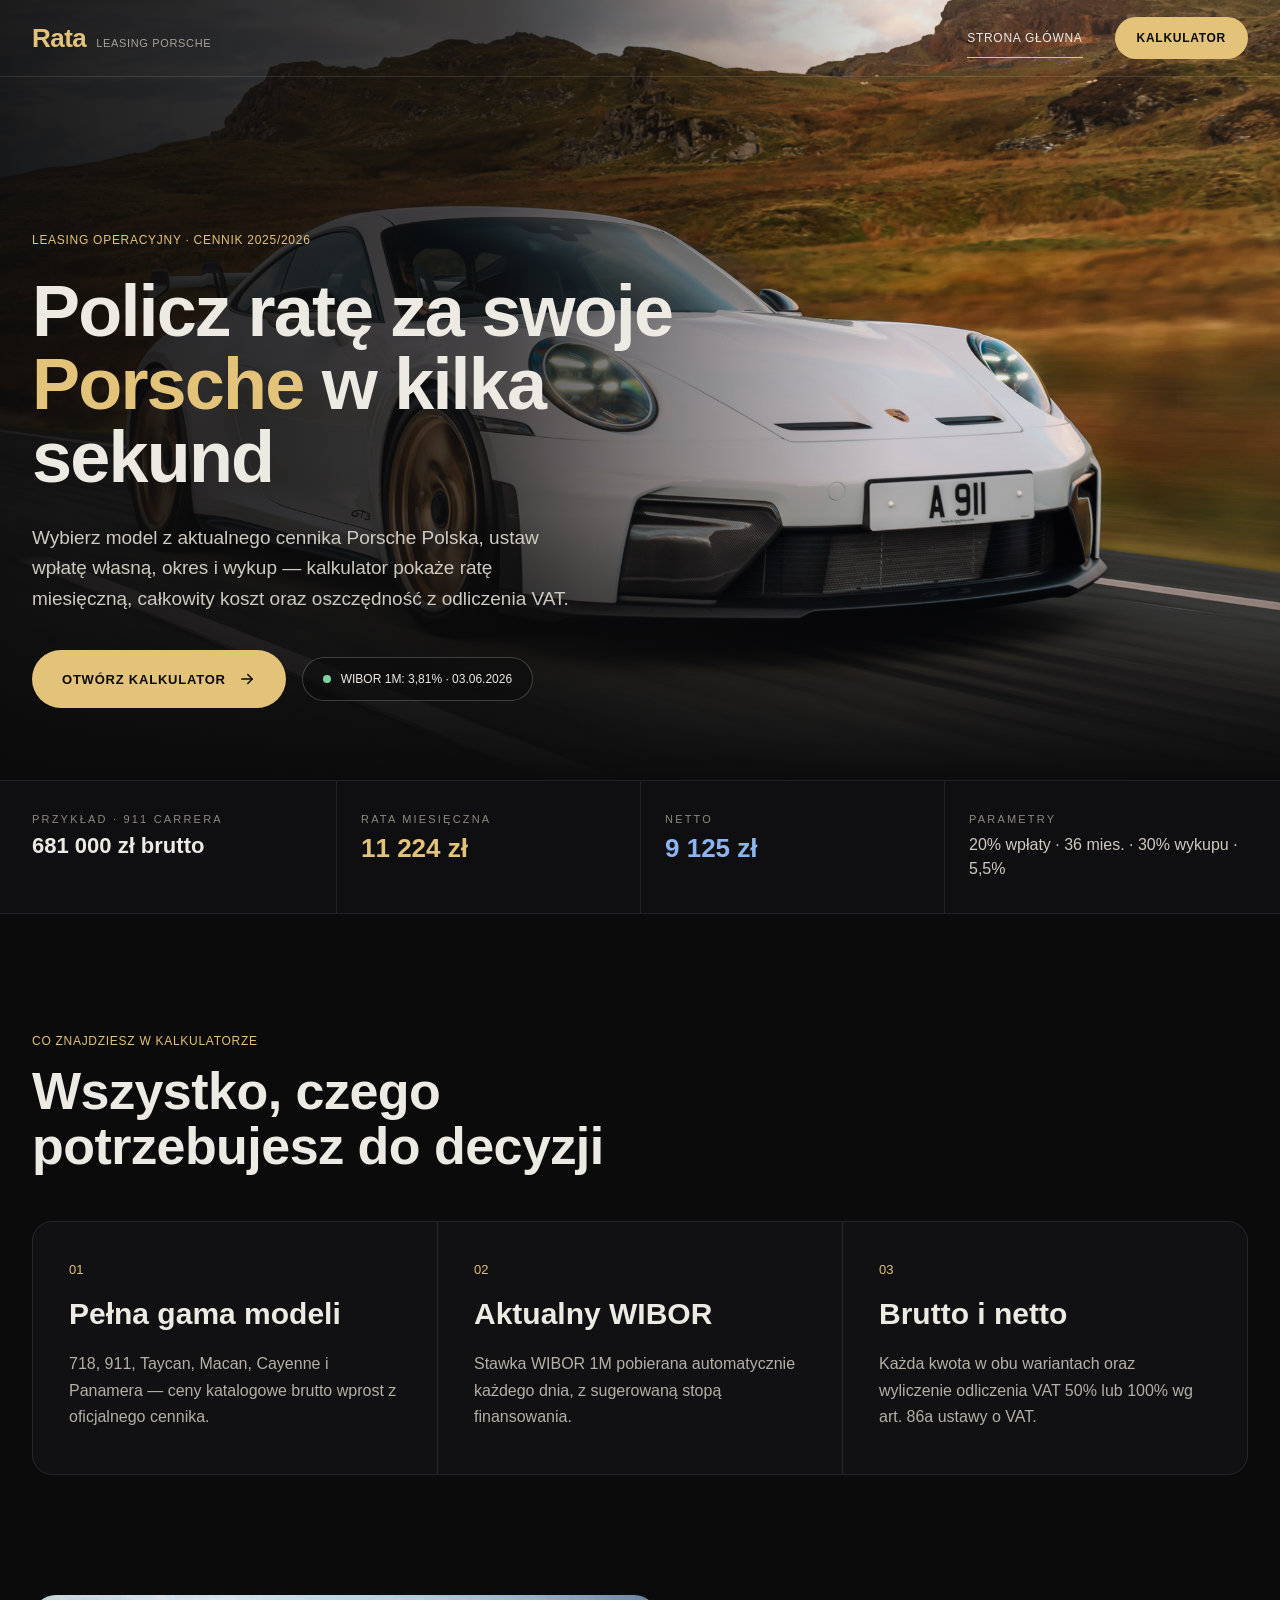
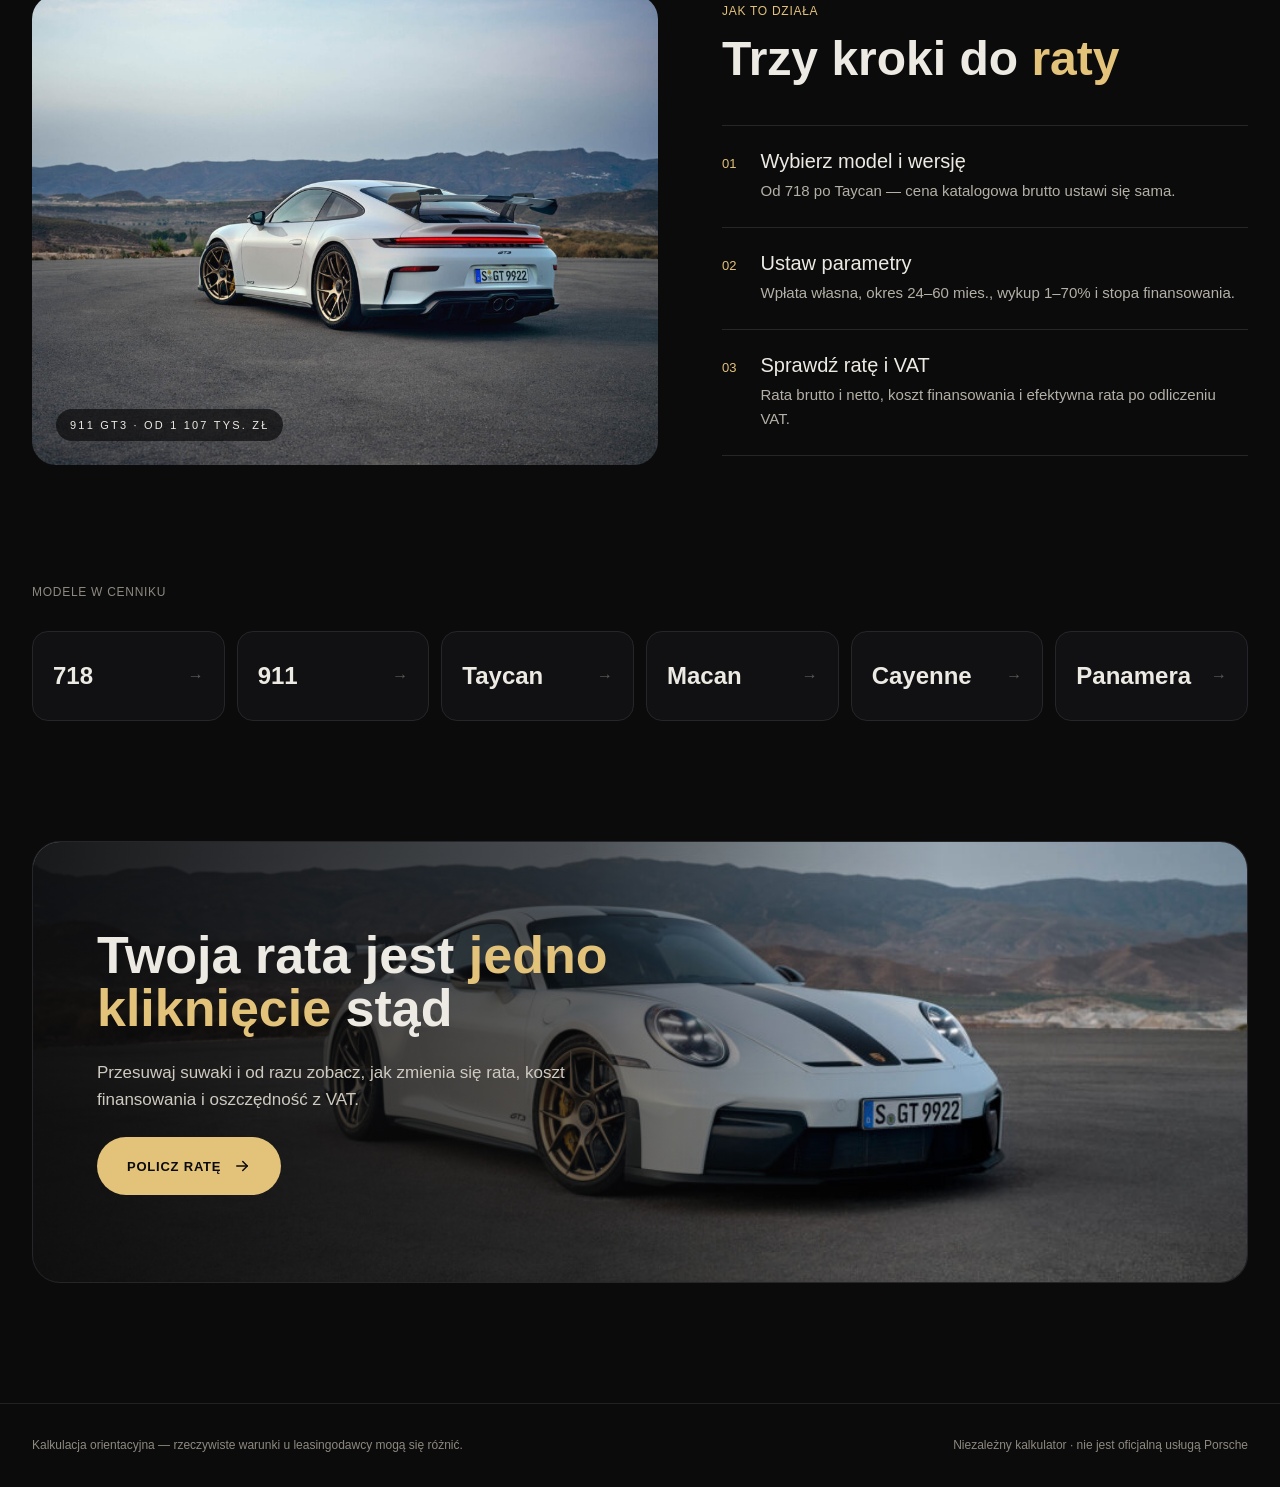
<file: index.html>
<!doctype html>
<html lang="pl">
<head>
<meta charset="utf-8">
<meta name="viewport" content="width=device-width, initial-scale=1">
<title>Kalkulator leasingu Porsche — policz ratę</title>
<meta name="description" content="Policz ratę leasingu operacyjnego Porsche: rata brutto i netto, koszt finansowania i odliczenie VAT.">
<style>
body{margin:0;background:#0B0B0C;-webkit-font-smoothing:antialiased;font-variant-numeric:tabular-nums}
a{color:#E3C27A}a:hover{color:#F1D79C}
.navlink{color:#A8A398;text-decoration:none}
.navlink:hover{color:#EDEAE3}
.btn-gold:hover{background:#F1D79C !important}
.btn-ghost:hover{border-color:#E3C27A !important;color:#E3C27A !important}
.family:hover{border-color:#E3C27A !important}
.family:hover .arrow{color:#E3C27A !important;transform:translateX(4px)}

@media (max-width:640px){header nav{height:auto !important;padding:14px 16px 6px !important;gap:4px !important} section{padding-left:16px !important;padding-right:16px !important} h1{font-size:48px !important} h2{font-size:36px !important} section[style*="height: 780px"]{height:640px !important}}
</style>
</head>
<body>
<div style="font-family: -apple-system, BlinkMacSystemFont, 'SF Pro Text', 'Helvetica Neue', Helvetica, sans-serif; color: #EDEAE3; background: #0B0B0C; min-height: 100vh; display: flex; flex-direction: column">

  <!-- NAV -->
  <header style="position: absolute; top: 0; left: 0; right: 0; z-index: 5; border-bottom: 1px solid rgba(237,234,227,0.12)">
    <nav style="max-width: 1280px; margin: 0 auto; padding: 0 32px; height: 76px; display: flex; align-items: center; justify-content: space-between; gap: 24px; flex-wrap: wrap">
      <a href="/" style="text-decoration: none; color: #EDEAE3; display: flex; align-items: baseline; gap: 10px">
        <span style="font-family: -apple-system, BlinkMacSystemFont, 'SF Pro Display', 'Helvetica Neue', Helvetica, sans-serif; font-weight: 700; letter-spacing: -0.02em; font-size: 26px; color: #E3C27A">Rata</span>
        <span style="font-family: -apple-system, BlinkMacSystemFont, 'SF Pro Text', 'Helvetica Neue', Helvetica, sans-serif; font-size: 11px; letter-spacing: 0.06em; text-transform: uppercase; color: #A8A398">Leasing Porsche</span>
      </a>
      <div style="display: flex; align-items: center; gap: 32px; flex-wrap: wrap">
        <a href="/" class="navlink" style="font-family: -apple-system, BlinkMacSystemFont, 'SF Pro Text', 'Helvetica Neue', Helvetica, sans-serif; font-size: 12px; letter-spacing: 0.06em; text-transform: uppercase; color: #EDEAE3; padding: 12px 0; border-bottom: 1px solid #E3C27A">Strona główna</a>
        <a href="/kalkulator" class="btn-gold" style="font-family: -apple-system, BlinkMacSystemFont, 'SF Pro Text', 'Helvetica Neue', Helvetica, sans-serif; font-size: 12px; letter-spacing: 0.06em; text-transform: uppercase; text-decoration: none; color: #0B0B0C; background: #E3C27A; padding: 14px 22px; border-radius: 999px; font-weight: 600">Kalkulator</a>
      </div>
    </nav>
  </header>

  <!-- HERO -->
  <section style="position: relative; height: 780px; overflow: hidden; display: flex; align-items: flex-end">
    <img src="img/gt3-road.jpg" alt="Białe Porsche 911 GT3 w ruchu na górskiej drodze" style="position: absolute; inset: 0; width: 100%; height: 100%; object-fit: cover; object-position: 62% 50%">
    <div style="position: absolute; inset: 0; background: linear-gradient(90deg, rgba(11,11,12,0.92) 0%, rgba(11,11,12,0.72) 38%, rgba(11,11,12,0.08) 70%), linear-gradient(0deg, #0B0B0C 0%, rgba(11,11,12,0) 34%)"></div>
    <div style="position: relative; width: 100%; max-width: 1280px; margin: 0 auto; padding: 0 32px 72px; box-sizing: border-box; display: flex; flex-direction: column; gap: 28px">
      <div style="font-family: -apple-system, BlinkMacSystemFont, 'SF Pro Text', 'Helvetica Neue', Helvetica, sans-serif; font-size: 12px; letter-spacing: 0.06em; text-transform: uppercase; color: #E3C27A">Leasing operacyjny · Cennik 2025/2026</div>
      <h1 style="margin: 0; font-family: -apple-system, BlinkMacSystemFont, 'SF Pro Display', 'Helvetica Neue', Helvetica, sans-serif; font-weight: 600; font-size: 72px; line-height: 1.02; letter-spacing: -0.025em; max-width: 680px">Policz ratę za swoje <span style="color: #E3C27A">Porsche</span> w kilka sekund</h1>
      <p style="margin: 0; font-size: 19px; line-height: 1.6; font-weight: 400; color: #CFCAC0; max-width: 560px">Wybierz model z aktualnego cennika Porsche Polska, ustaw wpłatę własną, okres i wykup — kalkulator pokaże ratę miesięczną, całkowity koszt oraz oszczędność z odliczenia VAT.</p>
      <div style="display: flex; align-items: center; gap: 16px; flex-wrap: wrap; margin-top: 8px">
        <a href="/kalkulator" class="btn-gold" style="display: inline-flex; align-items: center; gap: 12px; font-family: -apple-system, BlinkMacSystemFont, 'SF Pro Text', 'Helvetica Neue', Helvetica, sans-serif; font-size: 13px; letter-spacing: 0.06em; text-transform: uppercase; text-decoration: none; color: #0B0B0C; background: #E3C27A; padding: 20px 30px; border-radius: 999px; font-weight: 600">Otwórz kalkulator
          <svg width="18" height="18" viewBox="0 0 24 24" fill="none" stroke="currentColor" stroke-width="2" stroke-linecap="round" stroke-linejoin="round" aria-hidden="true"><path d="M5 12h14"></path><path d="M13 6l6 6-6 6"></path></svg>
        </a>
        <div style="display: inline-flex; align-items: center; gap: 10px; font-family: -apple-system, BlinkMacSystemFont, 'SF Pro Text', 'Helvetica Neue', Helvetica, sans-serif; font-size: 12px; color: #EDEAE3; padding: 14px 20px; border-radius: 999px; border: 1px solid rgba(237,234,227,0.22); background: rgba(11,11,12,0.55)">
          <span style="width: 8px; height: 8px; border-radius: 50%; background: #7FD1A0"></span>
          WIBOR 1M: 3,81% · 03.06.2026
        </div>
      </div>
    </div>
  </section>

  <!-- EXAMPLE STRIP -->
  <section style="border-top: 1px solid #222226; border-bottom: 1px solid #222226; background: #0F0F11">
    <div style="max-width: 1280px; margin: 0 auto; padding: 0 32px; display: grid; grid-template-columns: repeat(auto-fit, minmax(220px, 1fr))">
      <div style="padding: 32px 24px 32px 0; display: flex; flex-direction: column; gap: 8px">
        <div style="font-family: -apple-system, BlinkMacSystemFont, 'SF Pro Text', 'Helvetica Neue', Helvetica, sans-serif; font-size: 11px; letter-spacing: 0.2em; text-transform: uppercase; color: #8E897F">Przykład · 911 Carrera</div>
        <div style="font-family: -apple-system, BlinkMacSystemFont, 'SF Pro Display', 'Helvetica Neue', Helvetica, sans-serif; font-weight: 600; font-size: 22px">681 000 zł brutto</div>
      </div>
      <div style="padding: 32px 24px; border-left: 1px solid #222226; display: flex; flex-direction: column; gap: 8px">
        <div style="font-family: -apple-system, BlinkMacSystemFont, 'SF Pro Text', 'Helvetica Neue', Helvetica, sans-serif; font-size: 11px; letter-spacing: 0.2em; text-transform: uppercase; color: #8E897F">Rata miesięczna</div>
        <div style="font-family: -apple-system, BlinkMacSystemFont, 'SF Pro Text', 'Helvetica Neue', Helvetica, sans-serif; font-size: 26px; font-weight: 600; color: #E3C27A">11 224 zł</div>
      </div>
      <div style="padding: 32px 24px; border-left: 1px solid #222226; display: flex; flex-direction: column; gap: 8px">
        <div style="font-family: -apple-system, BlinkMacSystemFont, 'SF Pro Text', 'Helvetica Neue', Helvetica, sans-serif; font-size: 11px; letter-spacing: 0.2em; text-transform: uppercase; color: #8E897F">Netto</div>
        <div style="font-family: -apple-system, BlinkMacSystemFont, 'SF Pro Text', 'Helvetica Neue', Helvetica, sans-serif; font-size: 26px; font-weight: 600; color: #8CB4F0">9 125 zł</div>
      </div>
      <div style="padding: 32px 0 32px 24px; border-left: 1px solid #222226; display: flex; flex-direction: column; gap: 8px">
        <div style="font-family: -apple-system, BlinkMacSystemFont, 'SF Pro Text', 'Helvetica Neue', Helvetica, sans-serif; font-size: 11px; letter-spacing: 0.2em; text-transform: uppercase; color: #8E897F">Parametry</div>
        <div style="font-size: 16px; color: #CFCAC0; line-height: 1.5">20% wpłaty · 36 mies. · 30% wykupu · 5,5%</div>
      </div>
    </div>
  </section>

  <!-- FEATURES -->
  <section style="max-width: 1280px; width: 100%; margin: 0 auto; padding: 120px 32px 40px; box-sizing: border-box; display: flex; flex-direction: column; gap: 48px">
    <div style="display: flex; justify-content: space-between; align-items: flex-end; gap: 24px; flex-wrap: wrap">
      <div style="display: flex; flex-direction: column; gap: 16px">
        <div style="font-family: -apple-system, BlinkMacSystemFont, 'SF Pro Text', 'Helvetica Neue', Helvetica, sans-serif; font-size: 12px; letter-spacing: 0.06em; text-transform: uppercase; color: #E3C27A">Co znajdziesz w kalkulatorze</div>
        <h2 style="margin: 0; font-family: -apple-system, BlinkMacSystemFont, 'SF Pro Display', 'Helvetica Neue', Helvetica, sans-serif; font-weight: 600; font-size: 52px; line-height: 1.05; letter-spacing: -0.01em; max-width: 640px">Wszystko, czego potrzebujesz do decyzji</h2>
      </div>
    </div>
    <div style="display: grid; grid-template-columns: repeat(auto-fit, minmax(300px, 1fr)); gap: 1px; background: #26262A; border: 1px solid #26262A; border-radius: 20px; overflow: hidden">
      <div style="background: #111113; padding: 40px 36px 44px; display: flex; flex-direction: column; gap: 20px">
        <div style="font-family: -apple-system, BlinkMacSystemFont, 'SF Pro Text', 'Helvetica Neue', Helvetica, sans-serif; font-size: 13px; color: #E3C27A">01</div>
        <h3 style="margin: 0; font-family: -apple-system, BlinkMacSystemFont, 'SF Pro Display', 'Helvetica Neue', Helvetica, sans-serif; font-weight: 600; font-size: 30px">Pełna gama modeli</h3>
        <p style="margin: 0; font-size: 16px; line-height: 1.65; font-weight: 400; color: #B5B0A6">718, 911, Taycan, Macan, Cayenne i Panamera — ceny katalogowe brutto wprost z oficjalnego cennika.</p>
      </div>
      <div style="background: #111113; padding: 40px 36px 44px; display: flex; flex-direction: column; gap: 20px">
        <div style="font-family: -apple-system, BlinkMacSystemFont, 'SF Pro Text', 'Helvetica Neue', Helvetica, sans-serif; font-size: 13px; color: #E3C27A">02</div>
        <h3 style="margin: 0; font-family: -apple-system, BlinkMacSystemFont, 'SF Pro Display', 'Helvetica Neue', Helvetica, sans-serif; font-weight: 600; font-size: 30px">Aktualny WIBOR</h3>
        <p style="margin: 0; font-size: 16px; line-height: 1.65; font-weight: 400; color: #B5B0A6">Stawka WIBOR 1M pobierana automatycznie każdego dnia, z sugerowaną stopą finansowania.</p>
      </div>
      <div style="background: #111113; padding: 40px 36px 44px; display: flex; flex-direction: column; gap: 20px">
        <div style="font-family: -apple-system, BlinkMacSystemFont, 'SF Pro Text', 'Helvetica Neue', Helvetica, sans-serif; font-size: 13px; color: #E3C27A">03</div>
        <h3 style="margin: 0; font-family: -apple-system, BlinkMacSystemFont, 'SF Pro Display', 'Helvetica Neue', Helvetica, sans-serif; font-weight: 600; font-size: 30px">Brutto i netto</h3>
        <p style="margin: 0; font-size: 16px; line-height: 1.65; font-weight: 400; color: #B5B0A6">Każda kwota w obu wariantach oraz wyliczenie odliczenia VAT 50% lub 100% wg art. 86a ustawy o VAT.</p>
      </div>
    </div>
  </section>

  <!-- HOW IT WORKS / SPLIT -->
  <section style="max-width: 1280px; width: 100%; margin: 0 auto; padding: 80px 32px; box-sizing: border-box; display: flex; flex-wrap: wrap; gap: 64px; align-items: center">
    <div style="flex: 1 1 520px; min-width: 0; position: relative; border-radius: 24px; overflow: hidden; aspect-ratio: 4 / 3">
      <img src="img/gt3-rear.jpg" alt="Porsche 911 GT3 z tyłu, na tle gór" style="width: 100%; height: 100%; object-fit: cover; display: block">
      <div style="position: absolute; left: 24px; bottom: 24px; font-family: -apple-system, BlinkMacSystemFont, 'SF Pro Text', 'Helvetica Neue', Helvetica, sans-serif; font-size: 11px; letter-spacing: 0.2em; text-transform: uppercase; color: #EDEAE3; background: rgba(11,11,12,0.7); padding: 10px 14px; border-radius: 999px">911 GT3 · od 1 107 tys. zł</div>
    </div>
    <div style="flex: 1 1 420px; min-width: 0; display: flex; flex-direction: column; gap: 40px">
      <div style="display: flex; flex-direction: column; gap: 16px">
        <div style="font-family: -apple-system, BlinkMacSystemFont, 'SF Pro Text', 'Helvetica Neue', Helvetica, sans-serif; font-size: 12px; letter-spacing: 0.06em; text-transform: uppercase; color: #E3C27A">Jak to działa</div>
        <h2 style="margin: 0; font-family: -apple-system, BlinkMacSystemFont, 'SF Pro Display', 'Helvetica Neue', Helvetica, sans-serif; font-weight: 600; font-size: 48px; line-height: 1.05">Trzy kroki do <span style="color: #E3C27A">raty</span></h2>
      </div>
      <ol style="list-style: none; margin: 0; padding: 0; display: flex; flex-direction: column">
        <li style="display: flex; gap: 24px; padding: 24px 0; border-top: 1px solid #26262A">
          <span style="font-family: -apple-system, BlinkMacSystemFont, 'SF Pro Text', 'Helvetica Neue', Helvetica, sans-serif; font-size: 13px; color: #E3C27A; padding-top: 6px">01</span>
          <div style="display: flex; flex-direction: column; gap: 6px">
            <div style="font-size: 20px; font-weight: 500">Wybierz model i wersję</div>
            <div style="font-size: 15px; line-height: 1.6; font-weight: 400; color: #B5B0A6">Od 718 po Taycan — cena katalogowa brutto ustawi się sama.</div>
          </div>
        </li>
        <li style="display: flex; gap: 24px; padding: 24px 0; border-top: 1px solid #26262A">
          <span style="font-family: -apple-system, BlinkMacSystemFont, 'SF Pro Text', 'Helvetica Neue', Helvetica, sans-serif; font-size: 13px; color: #E3C27A; padding-top: 6px">02</span>
          <div style="display: flex; flex-direction: column; gap: 6px">
            <div style="font-size: 20px; font-weight: 500">Ustaw parametry</div>
            <div style="font-size: 15px; line-height: 1.6; font-weight: 400; color: #B5B0A6">Wpłata własna, okres 24–60 mies., wykup 1–70% i stopa finansowania.</div>
          </div>
        </li>
        <li style="display: flex; gap: 24px; padding: 24px 0; border-top: 1px solid #26262A; border-bottom: 1px solid #26262A">
          <span style="font-family: -apple-system, BlinkMacSystemFont, 'SF Pro Text', 'Helvetica Neue', Helvetica, sans-serif; font-size: 13px; color: #E3C27A; padding-top: 6px">03</span>
          <div style="display: flex; flex-direction: column; gap: 6px">
            <div style="font-size: 20px; font-weight: 500">Sprawdź ratę i VAT</div>
            <div style="font-size: 15px; line-height: 1.6; font-weight: 400; color: #B5B0A6">Rata brutto i netto, koszt finansowania i efektywna rata po odliczeniu VAT.</div>
          </div>
        </li>
      </ol>
    </div>
  </section>

  <!-- MODEL FAMILIES -->
  <section style="max-width: 1280px; width: 100%; margin: 0 auto; padding: 40px 32px 120px; box-sizing: border-box; display: flex; flex-direction: column; gap: 32px">
    <div style="font-family: -apple-system, BlinkMacSystemFont, 'SF Pro Text', 'Helvetica Neue', Helvetica, sans-serif; font-size: 12px; letter-spacing: 0.06em; text-transform: uppercase; color: #8E897F">Modele w cenniku</div>
    <div style="display: grid; grid-template-columns: repeat(auto-fill, minmax(170px, 1fr)); gap: 12px">
      <a href="/kalkulator" class="family" style="text-decoration: none; color: #EDEAE3; border: 1px solid #26262A; border-radius: 16px; padding: 22px 20px; min-height: 44px; display: flex; justify-content: space-between; align-items: center; background: #111113"><span style="font-family: -apple-system, BlinkMacSystemFont, 'SF Pro Display', 'Helvetica Neue', Helvetica, sans-serif; font-weight: 600; font-size: 24px">718</span><span class="arrow" style="color: #5E5A53; transition: transform .2s">→</span></a>
      <a href="/kalkulator" class="family" style="text-decoration: none; color: #EDEAE3; border: 1px solid #26262A; border-radius: 16px; padding: 22px 20px; min-height: 44px; display: flex; justify-content: space-between; align-items: center; background: #111113"><span style="font-family: -apple-system, BlinkMacSystemFont, 'SF Pro Display', 'Helvetica Neue', Helvetica, sans-serif; font-weight: 600; font-size: 24px">911</span><span class="arrow" style="color: #5E5A53; transition: transform .2s">→</span></a>
      <a href="/kalkulator" class="family" style="text-decoration: none; color: #EDEAE3; border: 1px solid #26262A; border-radius: 16px; padding: 22px 20px; min-height: 44px; display: flex; justify-content: space-between; align-items: center; background: #111113"><span style="font-family: -apple-system, BlinkMacSystemFont, 'SF Pro Display', 'Helvetica Neue', Helvetica, sans-serif; font-weight: 600; font-size: 24px">Taycan</span><span class="arrow" style="color: #5E5A53; transition: transform .2s">→</span></a>
      <a href="/kalkulator" class="family" style="text-decoration: none; color: #EDEAE3; border: 1px solid #26262A; border-radius: 16px; padding: 22px 20px; min-height: 44px; display: flex; justify-content: space-between; align-items: center; background: #111113"><span style="font-family: -apple-system, BlinkMacSystemFont, 'SF Pro Display', 'Helvetica Neue', Helvetica, sans-serif; font-weight: 600; font-size: 24px">Macan</span><span class="arrow" style="color: #5E5A53; transition: transform .2s">→</span></a>
      <a href="/kalkulator" class="family" style="text-decoration: none; color: #EDEAE3; border: 1px solid #26262A; border-radius: 16px; padding: 22px 20px; min-height: 44px; display: flex; justify-content: space-between; align-items: center; background: #111113"><span style="font-family: -apple-system, BlinkMacSystemFont, 'SF Pro Display', 'Helvetica Neue', Helvetica, sans-serif; font-weight: 600; font-size: 24px">Cayenne</span><span class="arrow" style="color: #5E5A53; transition: transform .2s">→</span></a>
      <a href="/kalkulator" class="family" style="text-decoration: none; color: #EDEAE3; border: 1px solid #26262A; border-radius: 16px; padding: 22px 20px; min-height: 44px; display: flex; justify-content: space-between; align-items: center; background: #111113"><span style="font-family: -apple-system, BlinkMacSystemFont, 'SF Pro Display', 'Helvetica Neue', Helvetica, sans-serif; font-weight: 600; font-size: 24px">Panamera</span><span class="arrow" style="color: #5E5A53; transition: transform .2s">→</span></a>
    </div>
  </section>

  <!-- CTA BAND -->
  <section style="max-width: 1280px; width: 100%; margin: 0 auto; padding: 0 32px 120px; box-sizing: border-box">
    <div style="position: relative; border-radius: 28px; overflow: hidden; min-height: 440px; display: flex; align-items: center; border: 1px solid #26262A">
      <img src="img/gt3-front.jpg" alt="Porsche 911 GT3 z przodu, o zmierzchu" style="position: absolute; inset: 0; width: 100%; height: 100%; object-fit: cover; object-position: 50% 60%">
      <div style="position: absolute; inset: 0; background: linear-gradient(90deg, rgba(11,11,12,0.9) 0%, rgba(11,11,12,0.6) 45%, rgba(11,11,12,0) 75%)"></div>
      <div style="position: relative; padding: 64px; display: flex; flex-direction: column; gap: 24px; max-width: 560px">
        <h2 style="margin: 0; font-family: -apple-system, BlinkMacSystemFont, 'SF Pro Display', 'Helvetica Neue', Helvetica, sans-serif; font-weight: 600; font-size: 52px; line-height: 1.02">Twoja rata jest <span style="color: #E3C27A">jedno kliknięcie</span> stąd</h2>
        <p style="margin: 0; font-size: 17px; line-height: 1.6; font-weight: 400; color: #CFCAC0">Przesuwaj suwaki i od razu zobacz, jak zmienia się rata, koszt finansowania i oszczędność z VAT.</p>
        <div><a href="/kalkulator" class="btn-gold" style="display: inline-flex; align-items: center; gap: 12px; font-family: -apple-system, BlinkMacSystemFont, 'SF Pro Text', 'Helvetica Neue', Helvetica, sans-serif; font-size: 13px; letter-spacing: 0.06em; text-transform: uppercase; text-decoration: none; color: #0B0B0C; background: #E3C27A; padding: 20px 30px; border-radius: 999px; font-weight: 600">Policz ratę
          <svg width="18" height="18" viewBox="0 0 24 24" fill="none" stroke="currentColor" stroke-width="2" stroke-linecap="round" stroke-linejoin="round" aria-hidden="true"><path d="M5 12h14"></path><path d="M13 6l6 6-6 6"></path></svg>
        </a></div>
      </div>
    </div>
  </section>

  <!-- FOOTER -->
  <footer style="border-top: 1px solid #222226; margin-top: auto">
    <div style="max-width: 1280px; margin: 0 auto; padding: 32px; display: flex; justify-content: space-between; gap: 16px; flex-wrap: wrap; font-family: -apple-system, BlinkMacSystemFont, 'SF Pro Text', 'Helvetica Neue', Helvetica, sans-serif; font-size: 12px; line-height: 1.6; color: #8E897F">
      <span>Kalkulacja orientacyjna — rzeczywiste warunki u leasingodawcy mogą się różnić.</span>
      <span>Niezależny kalkulator · nie jest oficjalną usługą Porsche</span>
    </div>
  </footer>
</div>
</body>
</html>
</file>
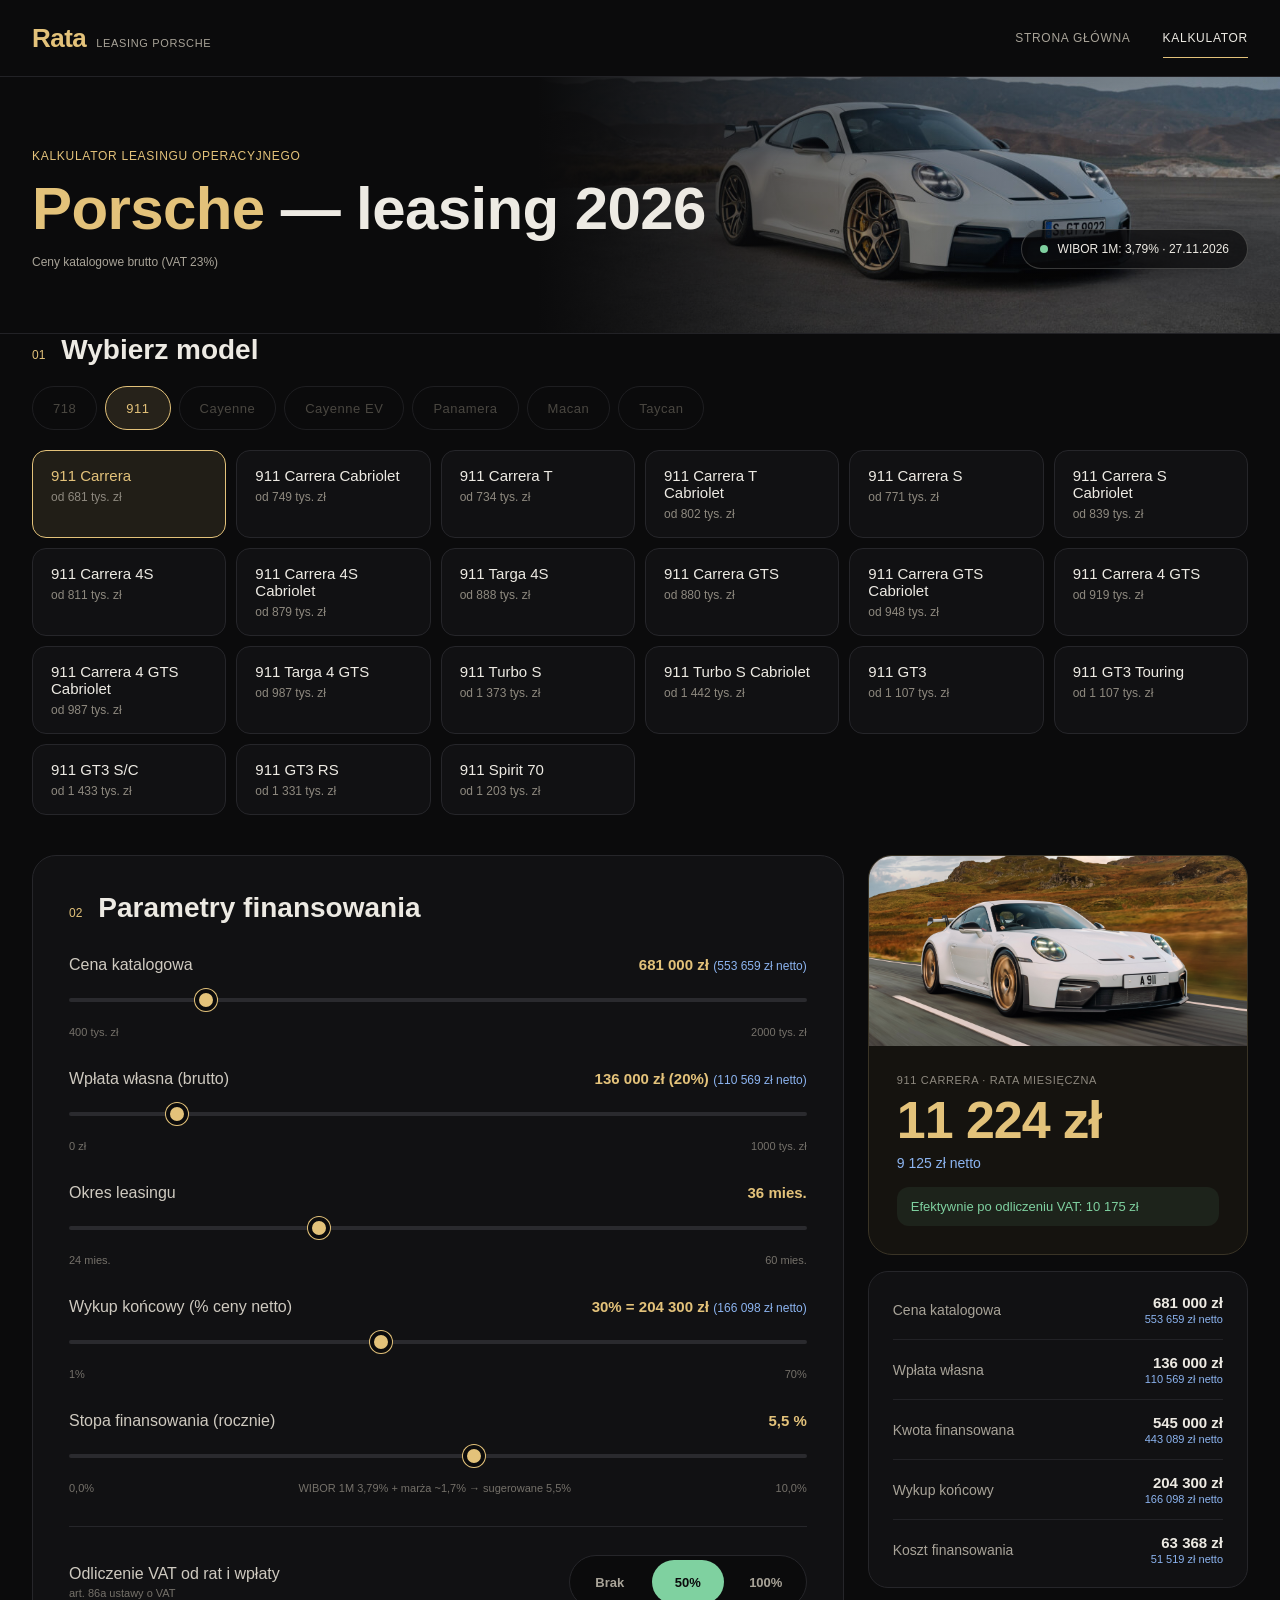
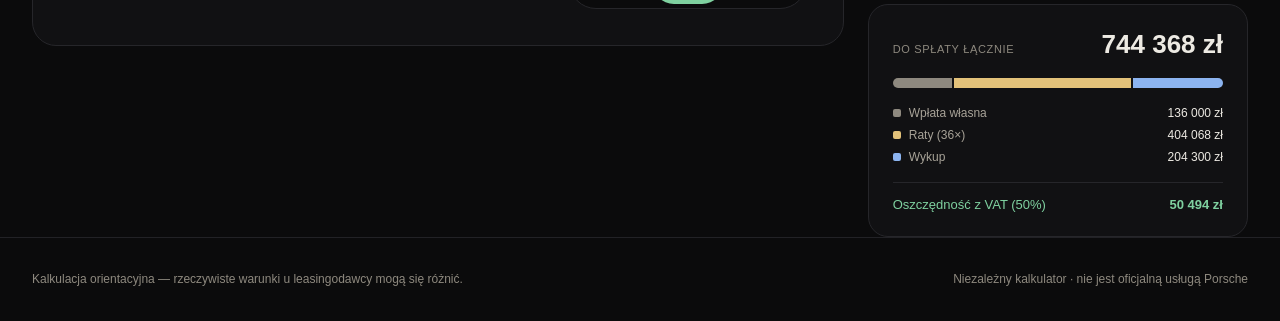
<file: kalkulator.html>
<!doctype html>
<html lang="pl">
<head>
<meta charset="utf-8">
<meta name="viewport" content="width=device-width, initial-scale=1">
<title>Kalkulator leasingu Porsche 2026</title>
<meta name="description" content="Kalkulator leasingu operacyjnego Porsche — rata brutto i netto, wykup, koszt finansowania i odliczenie VAT.">
<style>
:root{--bg:#0B0B0C;--card:#111113;--line:#26262A;--line2:#222226;--text:#EDEAE3;--muted:#A8A398;--dim:#8E897F;--faint:#75716A;--gold:#E3C27A;--gold2:#F1D79C;--blue:#8CB4F0;--green:#7FD1A0;
  --display:-apple-system,BlinkMacSystemFont,'SF Pro Display','Helvetica Neue',Helvetica,sans-serif;--sans:-apple-system,BlinkMacSystemFont,'SF Pro Text','Helvetica Neue',Helvetica,sans-serif}
*{box-sizing:border-box}
body{margin:0;background:var(--bg);color:var(--text);font-family:var(--sans);-webkit-font-smoothing:antialiased;font-variant-numeric:tabular-nums}
a{color:var(--gold)}a:hover{color:var(--gold2)}
.wrap{max-width:1280px;margin:0 auto;padding:0 32px}
.eyebrow{font-size:12px;letter-spacing:.06em;text-transform:uppercase;color:var(--gold)}
.small{font-size:11px;letter-spacing:.06em;text-transform:uppercase;color:var(--dim)}
header{border-bottom:1px solid var(--line2)}
nav{height:76px;display:flex;align-items:center;justify-content:space-between;gap:24px;flex-wrap:wrap}
.logo{text-decoration:none;color:var(--text);display:flex;align-items:baseline;gap:10px}
.logo b{font-family:var(--display);font-weight:700;letter-spacing:-.02em;font-size:26px;color:var(--gold)}
.logo span{font-size:11px;letter-spacing:.06em;text-transform:uppercase;color:var(--muted)}
.navlinks{display:flex;gap:32px;flex-wrap:wrap}
.navlink{font-size:12px;letter-spacing:.06em;text-transform:uppercase;padding:12px 0;color:var(--muted);text-decoration:none}
.navlink:hover,.navlink.on{color:var(--text)}.navlink.on{border-bottom:1px solid var(--gold)}
.head{position:relative;overflow:hidden;border-bottom:1px solid var(--line2)}
.head img{position:absolute;right:0;top:0;height:100%;width:58%;object-fit:cover;object-position:55% 62%}
.head::after{content:"";position:absolute;inset:0;background:linear-gradient(90deg,#0B0B0C 0%,#0B0B0C 42%,rgba(11,11,12,.55) 62%,rgba(11,11,12,.1) 100%)}
.head .wrap{position:relative;z-index:1;padding-top:72px;padding-bottom:64px;display:flex;justify-content:space-between;align-items:flex-end;gap:24px;flex-wrap:wrap}
h1{margin:16px 0;font-family:var(--display);font-weight:600;font-size:60px;line-height:1;letter-spacing:-.01em}
h2{margin:0;font-family:var(--display);font-weight:600;font-size:28px}
.pill{display:inline-flex;align-items:center;gap:10px;font-size:12px;padding:12px 18px;border-radius:999px;border:1px solid rgba(237,234,227,.22);background:rgba(11,11,12,.7)}
.dot{width:8px;height:8px;border-radius:50%;background:var(--green)}
main{padding-top:56px;padding-bottom:96px;display:flex;flex-direction:column;gap:40px}
.step{display:flex;align-items:baseline;gap:16px}.step span{font-size:12px;color:var(--gold)}
.tabs{display:flex;gap:8px;flex-wrap:wrap;margin:20px 0}
.tab{font:13px var(--sans);letter-spacing:.04em;min-height:44px;padding:0 20px;border-radius:999px;cursor:pointer;border:1px solid #2A2A2E;background:transparent;color:var(--muted)}
.tab[aria-selected=true]{border-color:var(--gold);background:rgba(227,194,122,.12);color:var(--gold)}
.variants{display:grid;grid-template-columns:repeat(auto-fill,minmax(190px,1fr));gap:10px}
.variant{text-align:left;cursor:pointer;padding:16px 18px;border-radius:14px;border:1px solid var(--line);background:var(--card);display:flex;flex-direction:column;gap:6px;font-family:var(--sans);color:var(--text)}
.variant b{font-size:15px;font-weight:500}.variant span{font-size:12px;color:var(--dim)}
.variant[aria-pressed=true]{border-color:var(--gold);background:rgba(227,194,122,.10)}.variant[aria-pressed=true] b{color:var(--gold)}
.tab:not(:disabled):hover,.variant:hover{border-color:var(--dim)}
.tab:disabled{cursor:not-allowed;color:#4A4741;border-color:#1E1E21;background:transparent}
.empty{border:1px dashed #3A3A3F;border-radius:14px;padding:28px;font-size:15px;color:var(--muted)}
.cols{display:flex;flex-wrap:wrap;gap:24px;align-items:flex-start}
.params{flex:999 1 560px;min-width:0;background:var(--card);border:1px solid var(--line);border-radius:24px;padding:36px;display:flex;flex-direction:column;gap:32px}
.field{display:flex;flex-direction:column;gap:10px}
.row{display:flex;justify-content:space-between;align-items:baseline;gap:12px;flex-wrap:wrap}
.row label{font-size:16px;color:#CFCAC0}
.v{font-size:15px;color:var(--gold);font-weight:600}.n{font-size:12px;color:var(--blue)}
.range{display:flex;justify-content:space-between;gap:12px;font-size:11px;color:var(--faint)}
input[type=range]{-webkit-appearance:none;appearance:none;width:100%;height:32px;background:transparent;margin:0;cursor:pointer}
input[type=range]::-webkit-slider-runnable-track{height:4px;border-radius:4px;background:#2A2A2E}
input[type=range]::-moz-range-track{height:4px;border-radius:4px;background:#2A2A2E}
input[type=range]::-webkit-slider-thumb{-webkit-appearance:none;width:22px;height:22px;border-radius:50%;background:var(--gold);border:4px solid var(--bg);box-shadow:0 0 0 1px var(--gold);margin-top:-9px}
input[type=range]::-moz-range-thumb{width:14px;height:14px;border-radius:50%;background:var(--gold);border:4px solid var(--bg);box-shadow:0 0 0 1px var(--gold)}
input[type=range]:focus-visible{outline:2px solid var(--gold);outline-offset:4px;border-radius:4px}
.vat{border-top:1px solid var(--line);padding-top:28px;display:flex;justify-content:space-between;align-items:center;gap:16px;flex-wrap:wrap}
.seg{display:flex;gap:6px;padding:4px;border:1px solid var(--line);border-radius:999px;background:var(--bg)}
.seg button{font:600 13px var(--sans);min-width:72px;min-height:44px;padding:0 16px;border-radius:999px;border:0;cursor:pointer;background:transparent;color:var(--muted)}
.seg button[aria-checked=true]{background:var(--green);color:var(--bg)}
aside{flex:1 1 380px;min-width:0;display:flex;flex-direction:column;gap:16px}
.hero{border-radius:24px;overflow:hidden;border:1px solid #3A3426;background:#15130F}
.hero img{width:100%;height:190px;object-fit:cover;object-position:60% 55%;display:block}
.hero div.in{padding:28px;display:flex;flex-direction:column;gap:6px}
.big{font-family:var(--display);font-size:52px;font-weight:600;color:var(--gold);letter-spacing:-.02em;line-height:1.1}
.eff{margin-top:10px;padding:12px 14px;border-radius:12px;background:rgba(127,209,160,.08);font-size:13px;color:var(--green)}
.box{background:var(--card);border:1px solid var(--line);border-radius:20px}
.rows{padding:8px 24px}
.r{display:flex;justify-content:space-between;align-items:center;gap:12px;padding:14px 0;border-bottom:1px solid var(--line2)}.r:last-child{border-bottom:0}
.r>span:first-child{font-size:14px;color:var(--muted)}
.r .amt{display:flex;flex-direction:column;align-items:flex-end;gap:2px}.r .amt b{font-size:15px}.r .amt i{font-style:normal;font-size:11px;color:var(--blue)}
.tot{padding:24px;display:flex;flex-direction:column;gap:18px}
.bar{display:flex;height:10px;border-radius:999px;overflow:hidden;gap:2px}
.legend{display:flex;flex-direction:column;gap:8px;font-size:12px}
.legend div{display:flex;justify-content:space-between}.legend span{display:flex;align-items:center;gap:8px;color:var(--muted)}
.sw{width:8px;height:8px;border-radius:2px}
.save{border-top:1px solid var(--line);padding-top:14px;display:flex;justify-content:space-between;gap:12px;font-size:13px;color:var(--green)}
footer{border-top:1px solid var(--line2)}
footer .wrap{padding-top:32px;padding-bottom:32px;display:flex;justify-content:space-between;gap:16px;flex-wrap:wrap;font-size:12px;line-height:1.6;color:var(--dim)}
@media (max-width:640px){nav{height:auto;padding-top:14px;padding-bottom:6px;gap:4px}.variants{grid-template-columns:repeat(2,minmax(0,1fr))}.wrap{padding:0 16px}h1{font-size:40px}.params{padding:24px}.big{font-size:42px}.head img{width:100%;opacity:.35}}
</style>
</head>
<body>
<header><nav class="wrap">
  <a href="/" class="logo"><b>Rata</b><span>Leasing Porsche</span></a>
  <div class="navlinks"><a href="/" class="navlink">Strona główna</a><a href="/kalkulator" class="navlink on">Kalkulator</a></div>
</nav></header>

<section class="head">
  <img src="img/gt3-front.jpg" alt="">
  <div class="wrap">
    <div>
      <div class="eyebrow">Kalkulator leasingu operacyjnego</div>
      <h1><span style="color:var(--gold)">Porsche</span> — leasing 2026</h1>
      <div style="font-size:12px;color:var(--muted)">Ceny katalogowe brutto (VAT 23%)</div>
    </div>
    <div class="pill"><span class="dot"></span><span id="wibor">WIBOR 1M: 3,81% · 03.06.2026</span></div>
  </div>
</section>

<main class="wrap">
  <section>
    <div class="step"><span>01</span><h2>Wybierz model</h2></div>
    <div class="tabs" role="tablist" aria-label="Rodzina modeli" id="tabs"></div>
    <div class="variants" id="variants"></div>
    <div class="empty" id="empty" hidden></div>
  </section>

  <section class="cols">
    <div class="params">
      <div class="step"><span>02</span><h2>Parametry finansowania</h2></div>
      <div class="field">
        <div class="row"><label for="price">Cena katalogowa</label><div><span class="v"><span id="o-price"></span> zł</span> <span class="n">(<span id="o-priceNet"></span> zł netto)</span></div></div>
        <input id="price" type="range" min="400000" max="2000000" step="1000">
        <div class="range"><span>400 tys. zł</span><span>2000 tys. zł</span></div>
      </div>
      <div class="field">
        <div class="row"><label for="down">Wpłata własna (brutto)</label><div><span class="v"><span id="o-down"></span> zł (<span id="o-downPct"></span>%)</span> <span class="n">(<span id="o-downNet"></span> zł netto)</span></div></div>
        <input id="down" type="range" min="0" max="1000000" step="1000">
        <div class="range"><span>0 zł</span><span>1000 tys. zł</span></div>
      </div>
      <div class="field">
        <div class="row"><label for="term">Okres leasingu</label><span class="v"><span id="o-term"></span> mies.</span></div>
        <input id="term" type="range" min="24" max="60" step="1">
        <div class="range"><span>24 mies.</span><span>60 mies.</span></div>
      </div>
      <div class="field">
        <div class="row"><label for="buyout">Wykup końcowy (% ceny netto)</label><div><span class="v"><span id="o-buyout"></span>% = <span id="o-buy"></span> zł</span> <span class="n">(<span id="o-buyNet"></span> zł netto)</span></div></div>
        <input id="buyout" type="range" min="1" max="70" step="1">
        <div class="range"><span>1%</span><span>70%</span></div>
      </div>
      <div class="field">
        <div class="row"><label for="rate">Stopa finansowania (rocznie)</label><span class="v"><span id="o-rate"></span> %</span></div>
        <input id="rate" type="range" min="0" max="10" step="0.1">
        <div class="range"><span>0,0%</span><span id="o-hint">WIBOR 1M 3,81% + marża ~1,7% → sugerowane 5,5%</span><span>10,0%</span></div>
      </div>
      <div class="vat">
        <div><div style="font-size:16px;color:#CFCAC0">Odliczenie VAT od rat i wpłaty</div><div style="font-size:11px;color:var(--faint);margin-top:4px">art. 86a ustawy o VAT</div></div>
        <div class="seg" role="radiogroup" aria-label="Odliczenie VAT" id="vat">
          <button type="button" role="radio" data-v="0">Brak</button><button type="button" role="radio" data-v="50">50%</button><button type="button" role="radio" data-v="100">100%</button>
        </div>
      </div>
    </div>

    <aside>
      <div class="hero">
        <img src="img/gt3-road.jpg" alt="Porsche 911 GT3 w ruchu">
        <div class="in">
          <div class="small"><span id="o-name"></span> · rata miesięczna</div>
          <div class="big"><span id="o-pmt"></span> zł</div>
          <div style="font-size:14px;color:var(--blue)"><span id="o-pmtNet"></span> zł netto</div>
          <div class="eff">Efektywnie po odliczeniu VAT: <span id="o-eff"></span> zł</div>
        </div>
      </div>
      <div class="box rows" id="rows"></div>
      <div class="box tot">
        <div class="row"><span class="small">Do spłaty łącznie</span><span style="font-size:26px;font-weight:600"><span id="o-total"></span> zł</span></div>
        <div class="bar" aria-hidden="true"><div id="b-down" style="background:var(--dim)"></div><div id="b-rates" style="background:var(--gold)"></div><div id="b-buy" style="background:var(--blue)"></div></div>
        <div class="legend">
          <div><span><i class="sw" style="background:var(--dim)"></i>Wpłata własna</span><b style="font-weight:400"><em id="o-down2" style="font-style:normal"></em> zł</b></div>
          <div><span><i class="sw" style="background:var(--gold)"></i><b style="font-weight:400">Raty (<em id="o-term2" style="font-style:normal"></em>×)</b></span><b style="font-weight:400"><em id="o-rates" style="font-style:normal"></em> zł</b></div>
          <div><span><i class="sw" style="background:var(--blue)"></i>Wykup</span><b style="font-weight:400"><em id="o-buy2" style="font-style:normal"></em> zł</b></div>
        </div>
        <div class="save"><span>Oszczędność z VAT (<span id="o-vatLabel"></span>)</span><b id="o-vatSave"></b></div>
      </div>
    </aside>
  </section>
</main>

<footer><div class="wrap">
  <span>Kalkulacja orientacyjna — rzeczywiste warunki u leasingodawcy mogą się różnić.</span>
  <span>Niezależny kalkulator · nie jest oficjalną usługą Porsche</span>
</div></footer>

<script>
/* === DANE: podmień/uzupełnij cennik (ceny brutto w tys. zł) === */
var CATALOG = {
  '718': [], '911': [
    ['911 Carrera',681],['911 Carrera Cabriolet',749],['911 Carrera T',734],['911 Carrera T Cabriolet',802],
    ['911 Carrera S',771],['911 Carrera S Cabriolet',839],['911 Carrera 4S',811],['911 Carrera 4S Cabriolet',879],
    ['911 Targa 4S',888],['911 Carrera GTS',880],['911 Carrera GTS Cabriolet',948],['911 Carrera 4 GTS',919],
    ['911 Carrera 4 GTS Cabriolet',987],['911 Targa 4 GTS',987],['911 Turbo S',1373],['911 Turbo S Cabriolet',1442],
    ['911 GT3',1107],['911 GT3 Touring',1107],['911 GT3 S/C',1433],['911 GT3 RS',1331],['911 Spirit 70',1203]
  ],
  'Cayenne': [], 'Cayenne EV': [], 'Panamera': [], 'Macan': [], 'Taycan': []
};
/* WIBOR: wartość domyślna; nadpisywana z data/data.json (aktualizuje go GitHub Actions) */
var WIBOR = { rate: 3.81, date: '2026-06-03', margin: 1.7 };

var S = { family: '911', variant: 0, price: 681000, down: 136000, term: 36, buyout: 30, rate: 5.5, vat: 50 };
var $ = function(id){ return document.getElementById(id); };
function fmt(n){ return String(Math.round(n)).replace(/\B(?=(\d{3})+(?!\d))/g, ' '); }
function set(id, v){ $(id).textContent = v; }

function renderModels(){
  $('tabs').innerHTML = Object.keys(CATALOG).map(function(f){
    var off = !CATALOG[f].length;
    return '<button type="button" role="tab" class="tab" aria-selected="' + (f === S.family) + '" data-f="' + f + '"' + (off ? ' disabled title="Wkrótce" aria-label="' + f + ' — wkrótce"' : '') + '>' + f + '</button>';
  }).join('');
  var list = CATALOG[S.family];
  $('variants').innerHTML = list.map(function(v, i){
    return '<button type="button" class="variant" aria-pressed="' + (i === S.variant) + '" data-i="' + i + '"><b>' + v[0] + '</b><span>od ' + fmt(v[1]) + ' tys. zł</span></button>';
  }).join('');
  $('variants').hidden = !list.length;
  $('empty').hidden = !!list.length;
  $('empty').textContent = 'Brak wersji ' + S.family + ' w cenniku — uzupełnij CATALOG w kodzie.';
}
function pickVariant(i){
  var p = CATALOG[S.family][i][1] * 1000, pct = S.price ? S.down / S.price : 0.2;
  S.variant = i; S.price = p; S.down = Math.floor(p * pct / 1000) * 1000;
  renderModels(); syncInputs(); calc();
}
function syncInputs(){ ['price','down','term','buyout','rate'].forEach(function(k){ $(k).value = S[k]; }); }

function calc(){
  var price = S.price, down = Math.min(S.down, price), n = S.term;
  var net = price / 1.23, downNet = down / 1.23, fin = price - down;
  var buyNet = net * S.buyout / 100, buy = buyNet * 1.23, r = S.rate / 100 / 12;
  var pmt = r === 0 ? (fin - buy) / n : (fin - buy / Math.pow(1 + r, n)) * r / (1 - Math.pow(1 + r, -n));
  var pmtNet = pmt / 1.23, share = S.vat / 100;
  var rates = pmt * n, total = rates + down + buy, cost = total - price;
  var sel = CATALOG[S.family][S.variant];
  set('o-price', fmt(price)); set('o-priceNet', fmt(net));
  set('o-down', fmt(down)); set('o-down2', fmt(down)); set('o-downNet', fmt(downNet)); set('o-downPct', Math.round(down / price * 100));
  set('o-term', n); set('o-term2', n); set('o-buyout', S.buyout); set('o-buy', fmt(buy)); set('o-buy2', fmt(buy)); set('o-buyNet', fmt(buyNet));
  set('o-rate', S.rate.toFixed(1).replace('.', ','));
  set('o-name', sel ? sel[0] : S.family);
  set('o-pmt', fmt(pmt)); set('o-pmtNet', fmt(pmtNet)); set('o-eff', fmt(pmt - (pmt - pmtNet) * share));
  set('o-total', fmt(total)); set('o-rates', fmt(rates));
  set('o-vatLabel', S.vat ? S.vat + '%' : 'Brak'); set('o-vatSave', fmt((n * (pmt - pmtNet) + (down - downNet)) * share) + ' zł');
  $('b-down').style.flex = Math.max(down, 1) + ' 1 0'; $('b-rates').style.flex = Math.max(rates, 1) + ' 1 0'; $('b-buy').style.flex = Math.max(buy, 1) + ' 1 0';
  $('rows').innerHTML = [['Cena katalogowa', price], ['Wpłata własna', down], ['Kwota finansowana', fin], ['Wykup końcowy', buy], ['Koszt finansowania', cost]].map(function(x){
    return '<div class="r"><span>' + x[0] + '</span><span class="amt"><b>' + fmt(x[1]) + ' zł</b><i>' + fmt(x[1] / 1.23) + ' zł netto</i></span></div>';
  }).join('');
  Array.prototype.forEach.call($('vat').children, function(b){ b.setAttribute('aria-checked', String(+b.dataset.v === S.vat)); });
}

$('tabs').addEventListener('click', function(e){
  var b = e.target.closest('[data-f]'); if (!b || b.disabled) return;
  S.family = b.dataset.f; S.variant = 0;
  if (CATALOG[S.family].length) { pickVariant(0); } else { renderModels(); calc(); }
});
$('variants').addEventListener('click', function(e){ var b = e.target.closest('[data-i]'); if (b) pickVariant(+b.dataset.i); });
$('vat').addEventListener('click', function(e){ var b = e.target.closest('[data-v]'); if (b) { S.vat = +b.dataset.v; calc(); } });
['price','down','term','buyout','rate'].forEach(function(k){
  $(k).addEventListener('input', function(){ S[k] = +this.value; calc(); });
});

var rateTouched = false;
$('rate').addEventListener('input', function(){ rateTouched = true; });
function pl(n, d){ return n.toFixed(d).replace('.', ','); }
function plDate(iso){ var m = /^(\d{4})-(\d{2})-(\d{2})/.exec(iso || ''); return m ? m[3] + '.' + m[2] + '.' + m[1] : (iso || ''); }
function showWibor(){
  var sug = Math.round((WIBOR.rate + WIBOR.margin) * 10) / 10;
  set('wibor', 'WIBOR 1M: ' + pl(WIBOR.rate, 2) + '% · ' + plDate(WIBOR.date));
  set('o-hint', 'WIBOR 1M ' + pl(WIBOR.rate, 2) + '% + marża ~' + pl(WIBOR.margin, 1) + '% → sugerowane ' + pl(sug, 1) + '%');
  if (!rateTouched) { S.rate = sug; syncInputs(); calc(); }
}
renderModels(); syncInputs(); calc(); showWibor();
fetch('/data/data.json', { cache: 'no-store' })
  .then(function(r){ return r.ok ? r.json() : null; })
  .then(function(d){ if (d && typeof d.wibor === 'number') { WIBOR.rate = d.wibor; WIBOR.date = d.wibor_date || WIBOR.date; showWibor(); } })
  .catch(function(){});
</script>
</body>
</html>
</file>
